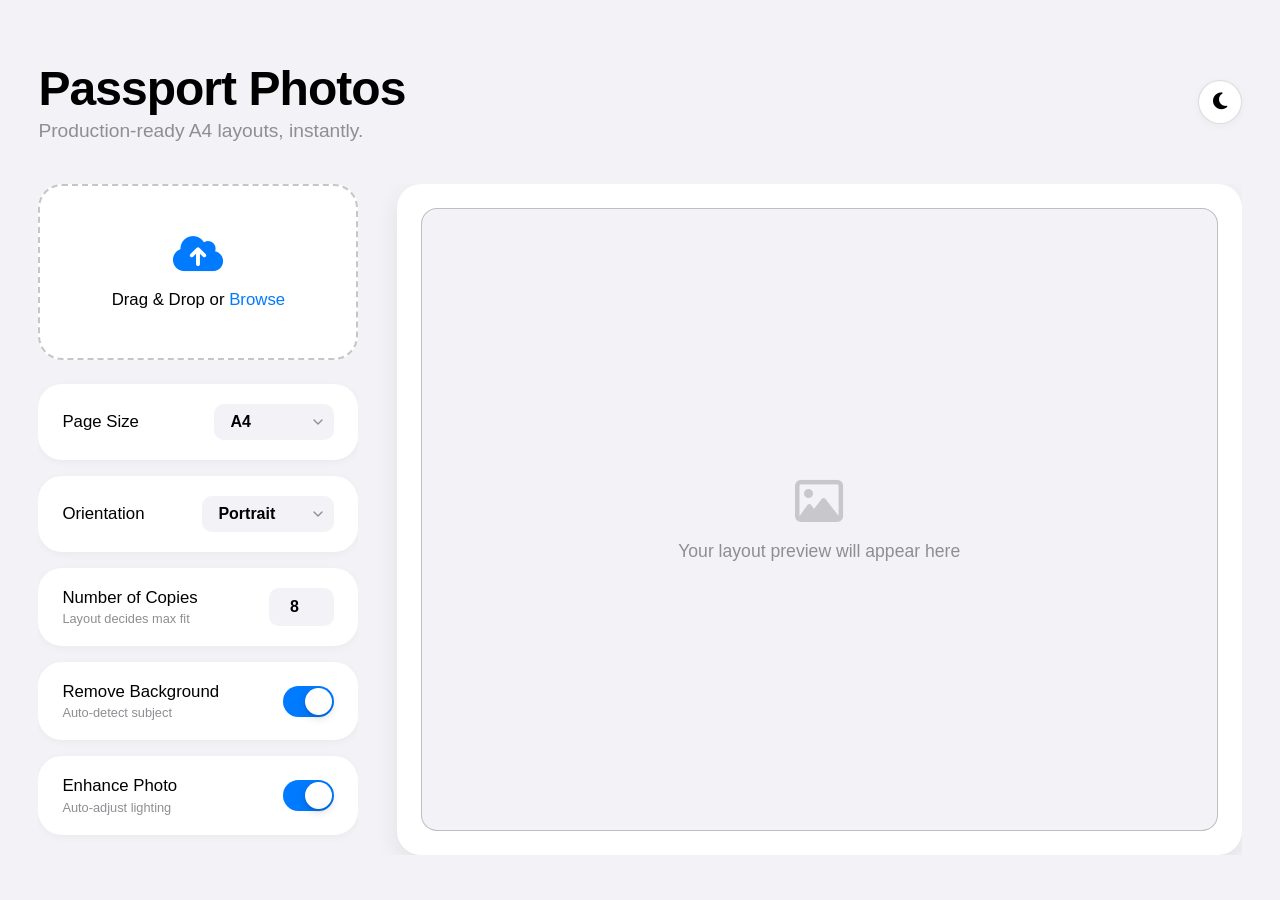
<file: frontend/public/index.html>
<!DOCTYPE html>
<html lang="en">
<head>
    <meta charset="UTF-8">
    <meta name="viewport" content="width=device-width, initial-scale=1.0, viewport-fit=cover">
    <title>Passport Photo Pro</title>
    <!-- Icons -->
    <link rel="stylesheet" href="https://cdnjs.cloudflare.com/ajax/libs/font-awesome/6.4.0/css/all.min.css">
    <!-- Styles -->
    <link rel="stylesheet" href="../src/css/styles.css">
</head>
<body>
    <div class="app-container">
        <header class="app-header">
            <div>
                <h1>Passport Photos</h1>
                <p>Production-ready A4 layouts, instantly.</p>
            </div>
            <button id="theme-toggle" class="theme-toggle-btn" aria-label="Toggle Theme">
                <i class="fa-solid fa-moon"></i>
            </button>
        </header>

        <main class="main-content">
            <!-- Sidebar / Controls -->
            <aside class="controls-panel">
                <form id="upload-form">
                    <div class="upload-zone" id="upload-zone">
                        <i class="fa-solid fa-cloud-arrow-up"></i>
                        <p>Drag & Drop or <span>Browse</span></p>
                        <input type="file" id="image-input" accept="image/jpeg, image/png" hidden>
                    </div>
                    
                    <!-- File details -->
                    <div id="file-info" class="file-info hidden">
                        <span id="file-name" class="file-name"></span>
                        <i class="fa-solid fa-xmark remove-btn" id="remove-file-btn" aria-label="Remove image"></i>
                    </div>

                    <div class="settings-group">
                        <div class="setting-item">
                            <div>
                                <label for="page-size">Page Size</label>
                            </div>
                            <select id="page-size" name="page_size" class="custom-select">
                                <option value="A4" selected>A4</option>
                                <option value="Letter">US Letter</option>
                                <option value="4x6">4x6</option>
                                <option value="5x7">5x7</option>
                            </select>
                        </div>
                        <div class="setting-item">
                            <div>
                                <label for="orientation">Orientation</label>
                            </div>
                            <select id="orientation" name="orientation" class="custom-select">
                                <option value="portrait" selected>Portrait</option>
                                <option value="landscape">Landscape</option>
                            </select>
                        </div>
                        <div class="setting-item">
                            <div>
                                <label for="copies">Number of Copies</label>
                                <small>Layout decides max fit</small>
                            </div>
                            <input type="number" id="copies" name="copies" value="8" min="1" max="50">
                        </div>

                        <div class="setting-item">
                            <div>
                                <label for="remove-bg">Remove Background</label>
                                <small>Auto-detect subject</small>
                            </div>
                            <label class="switch">
                                <input type="checkbox" id="remove-bg" name="remove_bg" checked>
                                <span class="slider"></span>
                            </label>
                        </div>
                        <div class="setting-item">
                            <div>
                                <label for="enhance">Enhance Photo</label>
                                <small>Auto-adjust lighting</small>
                            </div>
                            <label class="switch">
                                <input type="checkbox" id="enhance" name="enhance" checked>
                                <span class="slider"></span>
                            </label>
                        </div>
                    </div>

                    <button type="submit" id="generate-btn" class="primary-btn" disabled>
                        Create Layout
                    </button>
                </form>

                <!-- Actions for generated preview -->
                <div id="actions-panel" class="actions-panel hidden">
                    <button id="download-btn" class="secondary-btn">
                        <i class="fa-solid fa-download"></i> Save PNG
                    </button>
                    <button id="print-btn" class="secondary-btn">
                        <i class="fa-solid fa-print"></i> Print
                    </button>
                </div>
            </aside>

            <!-- Preview Area -->
            <section class="preview-panel">
                <div class="preview-container" id="preview-container">
                    <div class="empty-state" id="empty-state">
                        <i class="fa-regular fa-image"></i>
                        <p>Your layout preview will appear here</p>
                    </div>
                    <!-- Loading overlay -->
                    <div class="loading-overlay hidden" id="loading-overlay">
                        <div class="spinner"></div>
                        <p>Processing image...</p>
                    </div>
                    <div id="live-preview-grid" class="hidden"></div>
                    <img id="final-layout-image" class="hidden" alt="A4 Passport Layout" />
                </div>
            </section>
        </main>
    </div>

    <!-- Scripts -->
    <script src="../src/js/api.js"></script>
    <script src="../src/js/app.js"></script>
</body>
</html>
</file>
<file: frontend/src/css/styles.css>
:root {
    /* Apple Minimal Light Mode Colors */
    --bg-page: #F2F2F7;
    --bg-card: #FFFFFF;
    --bg-elevated: #FFFFFF;
    
    --text-primary: #000000;
    --text-secondary: #8E8E93;
    --text-placeholder: #C7C7CC;
    
    --accent: #007AFF;
    --accent-hover: #0056b3;
    
    --border: rgba(60, 60, 67, 0.18);
    --border-divider: rgba(60, 60, 67, 0.29);
    
    --shadow-sm: 0 2px 8px rgba(0, 0, 0, 0.04);
    --shadow-md: 0 8px 24px rgba(0, 0, 0, 0.08);
    --shadow-lg: 0 16px 40px rgba(0, 0, 0, 0.12);

    --danger: #FF3B30;
    
    --radius-sm: 10px;
    --radius-md: 16px;
    --radius-lg: 24px;
    
    --font-system: -apple-system, BlinkMacSystemFont, "SF Pro Display", "Segoe UI", Roboto, Helvetica, Arial, sans-serif, "Apple Color Emoji", "Segoe UI Emoji", "Segoe UI Symbol";
    --transition-snappy: all 0.25s cubic-bezier(0.2, 0.8, 0.2, 1);
}

[data-theme="dark"] {
        /* Apple Minimal Dark Mode Colors */
        --bg-page: #000000;
        --bg-card: #1C1C1E;
        --bg-elevated: #2C2C2E;
        
        --text-primary: #FFFFFF;
        --text-secondary: #EBEBF5;
        --text-secondary-opacity: 0.6;
        --text-placeholder: #EBEBF5;
        
        --accent: #0A84FF;
        --accent-hover: #5E5CE6;
        
        --border: rgba(84, 84, 88, 0.65);
        --border-divider: rgba(84, 84, 88, 0.65);
        
        --shadow-sm: 0 2px 8px rgba(0, 0, 0, 0.2);
        --shadow-md: 0 8px 24px rgba(0, 0, 0, 0.4);
        --shadow-lg: 0 16px 40px rgba(0, 0, 0, 0.6);

        --danger: #FF453A;
}

* {
    margin: 0;
    padding: 0;
    box-sizing: border-box;
}

body {
    font-family: var(--font-system);
    background-color: var(--bg-page);
    color: var(--text-primary);
    min-height: 100vh;
    display: flex;
    justify-content: center;
    align-items: center;
    -webkit-font-smoothing: antialiased;
    -moz-osx-font-smoothing: grayscale;
    padding: clamp(1rem, 3vw, 3rem);
}

/* App Layout */
.app-container {
    width: 100%;
    max-width: 1400px;
    height: clamp(600px, 90vh, 1000px);
    display: flex;
    flex-direction: column;
    gap: clamp(1rem, 2vw, 2rem);
}

.app-header {
    padding: 1rem 0;
    display: flex;
    justify-content: space-between;
    align-items: center;
}

.theme-toggle-btn {
    background: var(--bg-card);
    border: 1px solid var(--border);
    color: var(--text-primary);
    width: 44px;
    height: 44px;
    border-radius: 50%;
    cursor: pointer;
    font-size: 1.2rem;
    display: flex;
    align-items: center;
    justify-content: center;
    box-shadow: var(--shadow-sm);
    transition: var(--transition-snappy);
}
.theme-toggle-btn:hover {
    background: var(--bg-elevated);
    transform: scale(1.05);
}

.app-header h1 {
    font-size: clamp(2rem, 4vw, 3rem);
    font-weight: 700;
    letter-spacing: -0.02em;
    margin-bottom: 0.25rem;
}

.app-header p {
    color: var(--text-secondary);
    font-size: clamp(1rem, 1.5vw, 1.25rem);
    font-weight: 400;
}

.main-content {
    display: flex;
    gap: clamp(1.5rem, 3vw, 2.5rem);
    flex: 1;
    overflow: hidden;
}

/* Controls Panel */
.controls-panel {
    width: clamp(300px, 25vw, 380px);
    display: flex;
    flex-direction: column;
    gap: 1.5rem;
    overflow-y: auto;
    padding-bottom: 2rem;
}

.controls-panel::-webkit-scrollbar {
    width: 0; /* Hide scrollbar for an effortless look */
}

#upload-form {
    display: flex;
    flex-direction: column;
    gap: 1.5rem;
}

/* Form Groups as Apple "List" Style */
.settings-group {
    display: flex;
    flex-direction: column;
    gap: 1rem;
}

.setting-item {
    background-color: var(--bg-card);
    border-radius: var(--radius-lg);
    box-shadow: var(--shadow-sm);
    display: flex;
    justify-content: space-between;
    align-items: center;
    padding: 1.25rem 1.5rem;
}

.setting-item label {
    font-size: 1.05rem;
    font-weight: 500;
}

.setting-item small {
    display: block;
    font-size: 0.8rem;
    color: var(--text-secondary);
    margin-top: 0.2rem;
}

.setting-item input[type="number"] {
    width: 65px;
    background-color: var(--bg-page);
    border: none;
    color: var(--text-primary);
    border-radius: var(--radius-sm);
    padding: 0.6rem;
    text-align: center;
    font-family: inherit;
    font-size: 1rem;
    font-weight: 600;
    transition: var(--transition-snappy);
}

.setting-item input[type="number"]:focus {
    outline: none;
    box-shadow: 0 0 0 2px var(--accent);
}

.custom-select {
    appearance: none;
    background-color: var(--bg-page);
    border: none;
    color: var(--text-primary);
    border-radius: var(--radius-sm);
    padding: 0.6rem 2rem 0.6rem 1rem;
    font-family: inherit;
    font-size: 1rem;
    font-weight: 600;
    cursor: pointer;
    background-image: url('data:image/svg+xml;charset=US-ASCII,<svg xmlns="http://www.w3.org/2000/svg" width="24" height="24" viewBox="0 0 24 24" fill="none" stroke="%238E8E93" stroke-width="2" stroke-linecap="round" stroke-linejoin="round"><polyline points="6 9 12 15 18 9"></polyline></svg>');
    background-repeat: no-repeat;
    background-position: right 0.5rem center;
    background-size: 1em;
}
.custom-select:focus {
    outline: none;
    box-shadow: 0 0 0 2px var(--accent);
}

/* Accordion Styles */
.accordion-toggle {
    width: 100%;
    display: flex;
    justify-content: space-between;
    align-items: center;
    background: none;
    border: none;
    padding: 0 0.5rem;
    color: var(--text-secondary);
    font-size: 0.95rem;
    font-weight: 500;
    cursor: pointer;
    margin-bottom: 0.5rem;
}

.accordion-toggle:focus {
    outline: none;
}

.accordion-toggle .chevron {
    transition: transform 0.3s ease;
    font-size: 0.8rem;
}

.accordion-toggle[aria-expanded="true"] .chevron {
    transform: rotate(-180deg);
}

.accordion-content {
    display: grid;
    grid-template-rows: 0fr;
    transition: grid-template-rows 0.3s ease;
}

.accordion-content.open {
    grid-template-rows: 1fr;
}

.accordion-content-inner {
    overflow: hidden;
}

/* Apple iOS Toggle Switch */
.switch {
    position: relative;
    display: inline-block;
    width: 51px;
    height: 31px;
}

.switch input { 
    opacity: 0;
    width: 0;
    height: 0;
}

.slider {
    position: absolute;
    cursor: pointer;
    top: 0; left: 0; right: 0; bottom: 0;
    background-color: var(--border);
    transition: var(--transition-snappy);
    border-radius: 31px;
}

.slider:before {
    position: absolute;
    content: "";
    height: 27px;
    width: 27px;
    left: 2px;
    bottom: 2px;
    background-color: #FFFFFF;
    transition: var(--transition-snappy);
    border-radius: 50%;
    box-shadow: 0 3px 8px rgba(0,0,0,0.15), 0 3px 1px rgba(0,0,0,0.06);
}

input:focus-visible + .slider {
    box-shadow: 0 0 0 3px rgba(0, 122, 255, 0.4);
}

input:checked + .slider {
    background-color: var(--accent);
}

input:checked + .slider:before {
    transform: translateX(20px);
}

/* Upload Zone */
.upload-zone {
    background-color: var(--bg-card);
    border: 2px dashed var(--border-divider);
    border-radius: var(--radius-lg);
    padding: 3rem 1.5rem;
    text-align: center;
    cursor: pointer;
    transition: var(--transition-snappy);
    display: flex;
    flex-direction: column;
    align-items: center;
    justify-content: center;
    gap: 1rem;
}

.upload-zone:hover, .upload-zone.dragover {
    border-color: var(--accent);
    background-color: var(--bg-elevated);
    transform: scale(0.99);
}

.upload-zone i {
    font-size: 2.5rem;
    color: var(--accent);
}

.upload-zone p {
    font-size: 1.05rem;
    font-weight: 500;
}

.upload-zone span {
    color: var(--accent);
}

/* File Info */
.file-info {
    display: flex;
    align-items: center;
    justify-content: space-between;
    background-color: var(--bg-card);
    padding: 1.25rem 1.5rem;
    border-radius: var(--radius-lg);
    font-size: 1rem;
    font-weight: 500;
    box-shadow: var(--shadow-sm);
}

.hidden {
    display: none !important;
}

.file-name {
    white-space: nowrap;
    overflow: hidden;
    text-overflow: ellipsis;
    max-width: 85%;
}

.remove-btn {
    color: var(--text-secondary);
    cursor: pointer;
    font-size: 1.25rem;
    transition: var(--transition-snappy);
}

.remove-btn:hover {
    color: var(--danger);
}

/* Buttons */
.primary-btn, .secondary-btn {
    width: 100%;
    padding: 1.1rem;
    border: none;
    border-radius: var(--radius-md);
    font-family: inherit;
    font-weight: 600;
    font-size: 1.1rem;
    cursor: pointer;
    transition: var(--transition-snappy);
    display: flex;
    justify-content: center;
    align-items: center;
    gap: 0.5rem;
}

.primary-btn {
    background-color: var(--accent);
    color: #FFFFFF;
    margin-top: 0.5rem;
}

.primary-btn:hover:not(:disabled) {
    background-color: var(--accent-hover);
    transform: scale(0.98);
}

.primary-btn:disabled {
    opacity: 0.4;
    cursor: not-allowed;
    transform: none;
}

.actions-panel {
    display: flex;
    gap: 1rem;
    margin-top: 1rem;
}

.secondary-btn {
    background-color: var(--bg-card);
    color: var(--accent);
    border: 1px solid var(--border);
    padding: 0.9rem;
    font-size: 1rem;
}

.secondary-btn:hover {
    background-color: var(--bg-elevated);
}

/* Preview Panel */
.preview-panel {
    flex: 1;
    background-color: var(--bg-card);
    border-radius: var(--radius-lg);
    box-shadow: var(--shadow-md);
    position: relative;
    overflow: hidden;
    display: flex;
    flex-direction: column;
}

.preview-container {
    flex: 1;
    background-color: var(--bg-page);
    margin: 1.5rem;
    border-radius: var(--radius-md);
    display: flex;
    justify-content: center;
    align-items: center;
    overflow: auto;
    position: relative;
    border: 1px solid var(--border-divider);
}

.preview-container #final-layout-image {
    max-width: 90%;
    max-height: 90%;
    object-fit: contain;
    box-shadow: var(--shadow-sm);
    background: #FFFFFF;
    border-radius: 4px; /* subtle paper edge */
    transition: opacity 0.3s ease-in;
    animation: fadeScale 0.4s cubic-bezier(0.2, 0.8, 0.2, 1);
}

#live-preview-grid {
    display: flex;
    flex-wrap: wrap;
    align-content: flex-start;
    justify-content: center;
    gap: 12px;
    width: 100%;
    height: 100%;
    padding: 2rem;
    overflow-y: auto;
}

#live-preview-grid::-webkit-scrollbar {
    width: 6px;
}
#live-preview-grid::-webkit-scrollbar-thumb {
    background: var(--border);
    border-radius: 6px;
}

#live-preview-grid img {
    height: clamp(80px, 15vh, 150px);
    width: auto;
    object-fit: cover;
    border-radius: var(--radius-sm);
    box-shadow: var(--shadow-sm);
    animation: fadeScale 0.3s cubic-bezier(0.2, 0.8, 0.2, 1);
}

@keyframes fadeScale {
    from { opacity: 0; transform: scale(0.96); }
    to { opacity: 1; transform: scale(1); }
}

.empty-state {
    text-align: center;
    color: var(--text-secondary);
    display: flex;
    flex-direction: column;
    align-items: center;
    gap: 1rem;
}

.empty-state i {
    font-size: 3rem;
    color: var(--text-placeholder);
}

.empty-state p {
    font-size: 1.1rem;
    font-weight: 500;
}

/* Loader */
.loading-overlay {
    position: absolute;
    top: 0; left: 0; right: 0; bottom: 0;
    background: var(--bg-card);
    opacity: 0.95;
    z-index: 10;
    display: flex;
    flex-direction: column;
    justify-content: center;
    align-items: center;
    gap: 1.5rem;
}

/* Apple-style spinner */
.spinner {
    width: 36px;
    height: 36px;
    border: 3px solid var(--border);
    border-top-color: var(--accent);
    border-radius: 50%;
    animation: spin 0.8s linear infinite;
}

.loading-overlay p {
    color: var(--text-secondary);
    font-weight: 500;
    font-size: 1.1rem;
}

@keyframes spin {
    to { transform: rotate(360deg); }
}

/* Responsive */
@media (max-width: 900px) {
    .main-content {
        flex-direction: column;
    }
    .controls-panel {
        width: 100%;
        padding-bottom: 0;
    }
    .preview-panel {
        min-height: 500px;
    }
}
</file>
